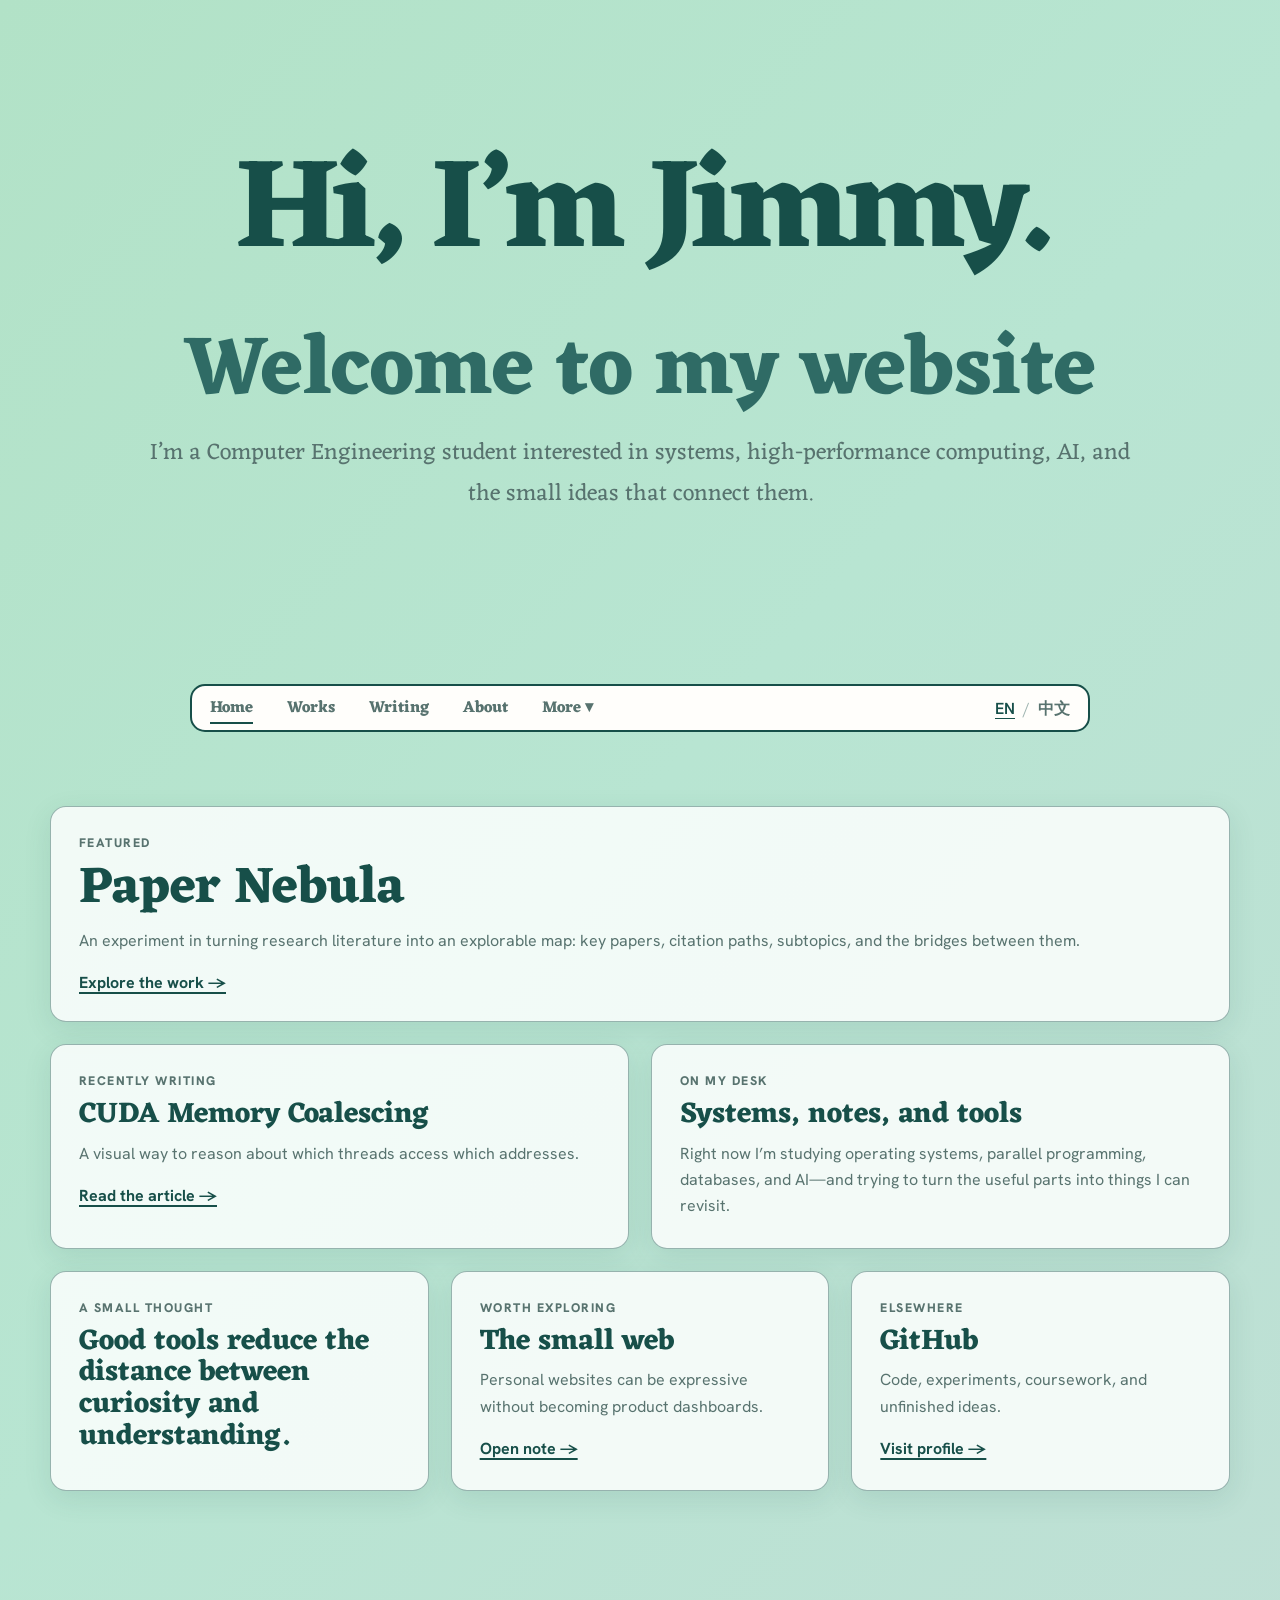
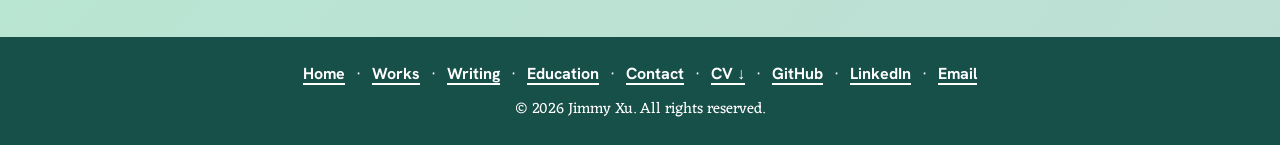
<file: index.html>
<!doctype html><html lang="en"><head><meta charset="utf-8"><meta name="viewport" content="width=device-width,initial-scale=1"><title>Jimmy Xu</title><meta name="description" content="Jimmy Xu's personal website: works, writing, and interesting things."><link rel="stylesheet" href="styles.css"><link href="https://fonts.googleapis.com/css2?family=Eczar:wght@400..800&family=Hanken+Grotesk:wght@400;500;600;700;800&display=swap" rel="stylesheet"><link rel="icon" href="favicon.svg" type="image/svg+xml"></head>
<body data-page="home"><header class="home-hero"><h1>Hi, I’m Jimmy.</h1><h2>Welcome to my website</h2><p>I’m a Computer Engineering student interested in systems, high-performance computing, AI, and the small ideas that connect them.</p></header><div data-site-nav></div>
<main class="shell"><section class="section"><div class="home-grid">
  <article class="home-block wide"><div class="eyebrow">Featured</div><h2>Paper Nebula</h2><p>An experiment in turning research literature into an explorable map: key papers, citation paths, subtopics, and the bridges between them.</p><a class="text-link" href="works.html">Explore the work →</a></article>
  <article class="home-block half"><div class="eyebrow">Recently writing</div><h3>CUDA Memory Coalescing</h3><p>A visual way to reason about which threads access which addresses.</p><a class="text-link" href="article.html?id=cuda-memory">Read the article →</a></article>
  <article class="home-block half"><div class="eyebrow">On my desk</div><h3>Systems, notes, and tools</h3><p>Right now I’m studying operating systems, parallel programming, databases, and AI—and trying to turn the useful parts into things I can revisit.</p></article>
  <article class="home-block third"><div class="eyebrow">A small thought</div><h3>Good tools reduce the distance between curiosity and understanding.</h3></article>
  <article class="home-block third"><div class="eyebrow">Worth exploring</div><h3>The small web</h3><p>Personal websites can be expressive without becoming product dashboards.</p><a class="text-link" href="article.html?id=small-web">Open note →</a></article>
  <article class="home-block third"><div class="eyebrow">Elsewhere</div><h3>GitHub</h3><p>Code, experiments, coursework, and unfinished ideas.</p><a class="text-link" href="https://github.com/flashfire1001" target="_blank" rel="noreferrer">Visit profile →</a></article>
</div></section></main><div data-site-footer></div><script src="app.js"></script></body></html>
</file>
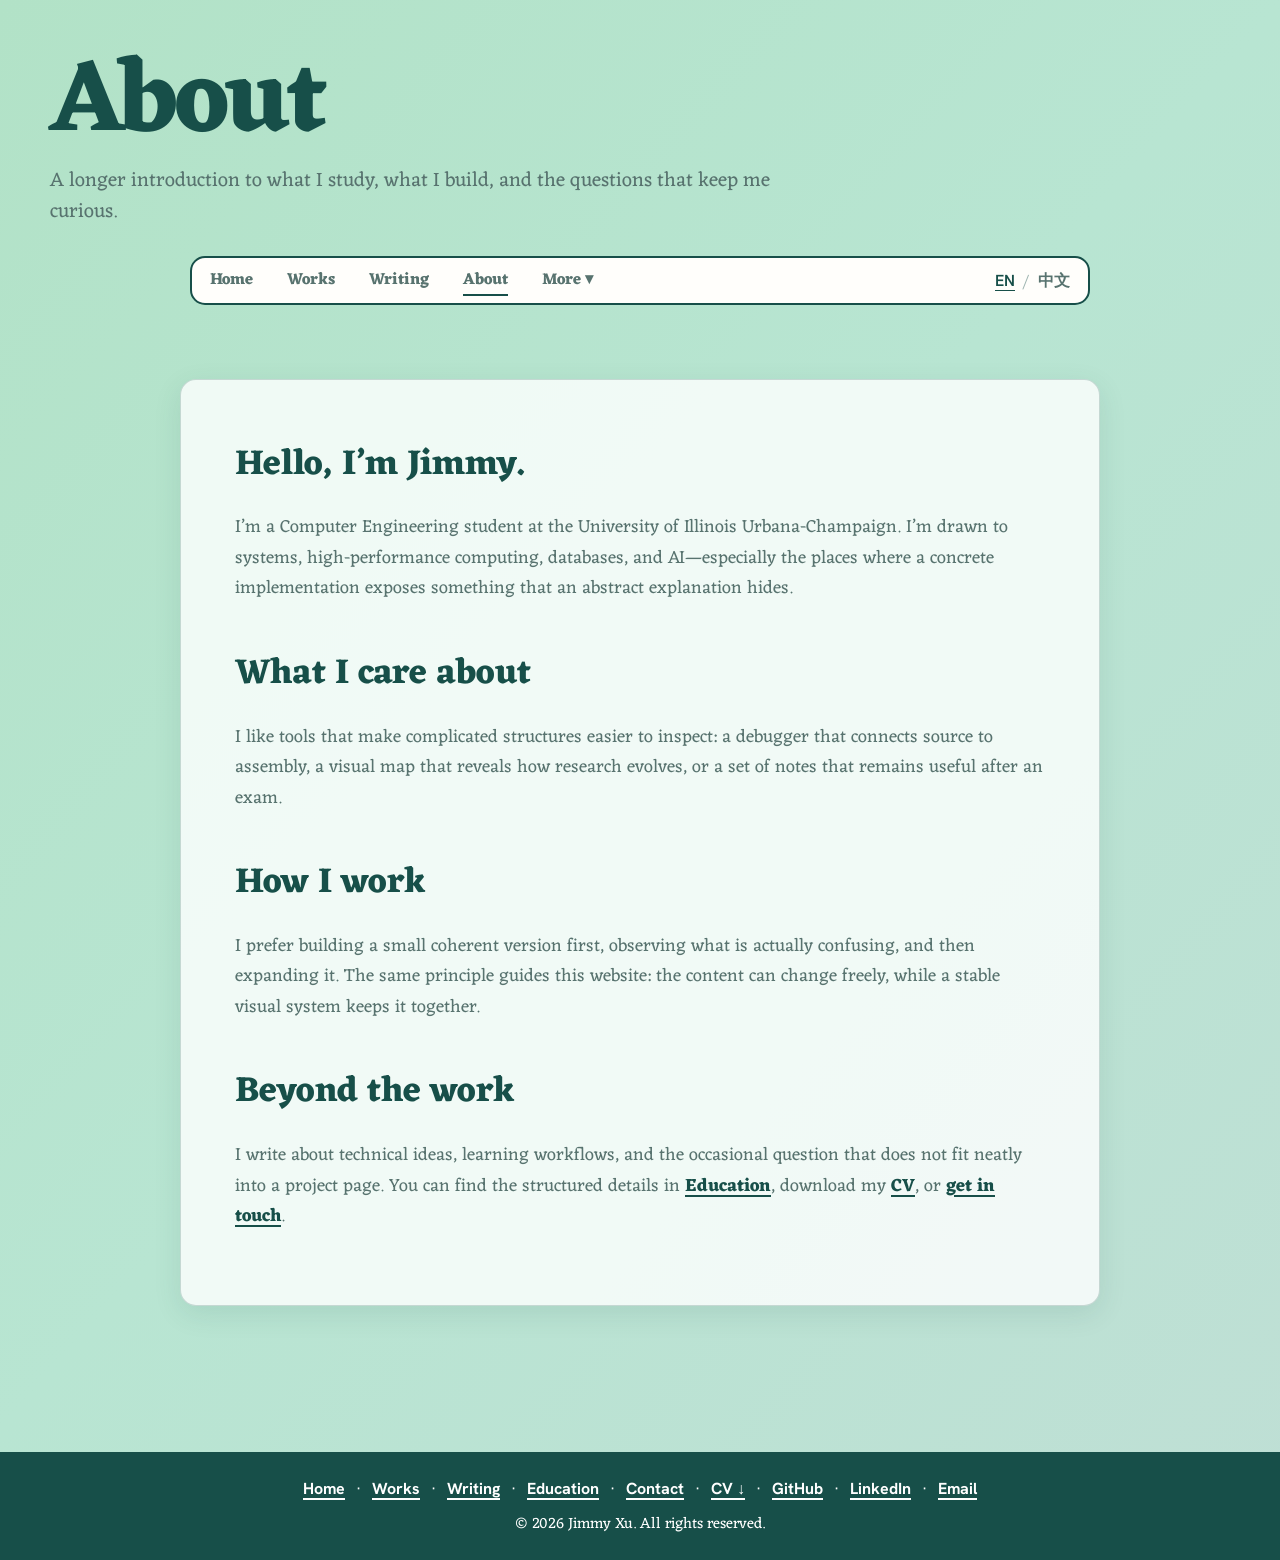
<file: about.html>
<!doctype html><html lang="en"><head><meta charset="utf-8"><meta name="viewport" content="width=device-width,initial-scale=1"><title>About · Jimmy Xu</title><meta name="description" content="About Jimmy Xu."><link rel="stylesheet" href="styles.css"><link href="https://fonts.googleapis.com/css2?family=Eczar:wght@400..800&family=Hanken+Grotesk:wght@400;500;600;700;800&display=swap" rel="stylesheet"><link rel="icon" href="favicon.svg" type="image/svg+xml"></head>
<body data-page="about"><header class="page-hero shell"><h1>About</h1><p>A longer introduction to what I study, what I build, and the questions that keep me curious.</p></header><div data-site-nav></div>
<main class="shell section"><article class="content-card"><h2>Hello, I’m Jimmy.</h2><p>I’m a Computer Engineering student at the University of Illinois Urbana-Champaign. I’m drawn to systems, high-performance computing, databases, and AI—especially the places where a concrete implementation exposes something that an abstract explanation hides.</p><h2>What I care about</h2><p>I like tools that make complicated structures easier to inspect: a debugger that connects source to assembly, a visual map that reveals how research evolves, or a set of notes that remains useful after an exam.</p><h2>How I work</h2><p>I prefer building a small coherent version first, observing what is actually confusing, and then expanding it. The same principle guides this website: the content can change freely, while a stable visual system keeps it together.</p><h2>Beyond the work</h2><p>I write about technical ideas, learning workflows, and the occasional question that does not fit neatly into a project page. You can find the structured details in <a class="inline-link" href="education.html">Education</a>, download my <a class="inline-link" href="jimmy-xu-cv.html" download="Jimmy-Xu-CV.html">CV</a>, or <a class="inline-link" href="contact.html">get in touch</a>.</p></article></main><div data-site-footer></div><script src="app.js"></script></body></html>
</file>
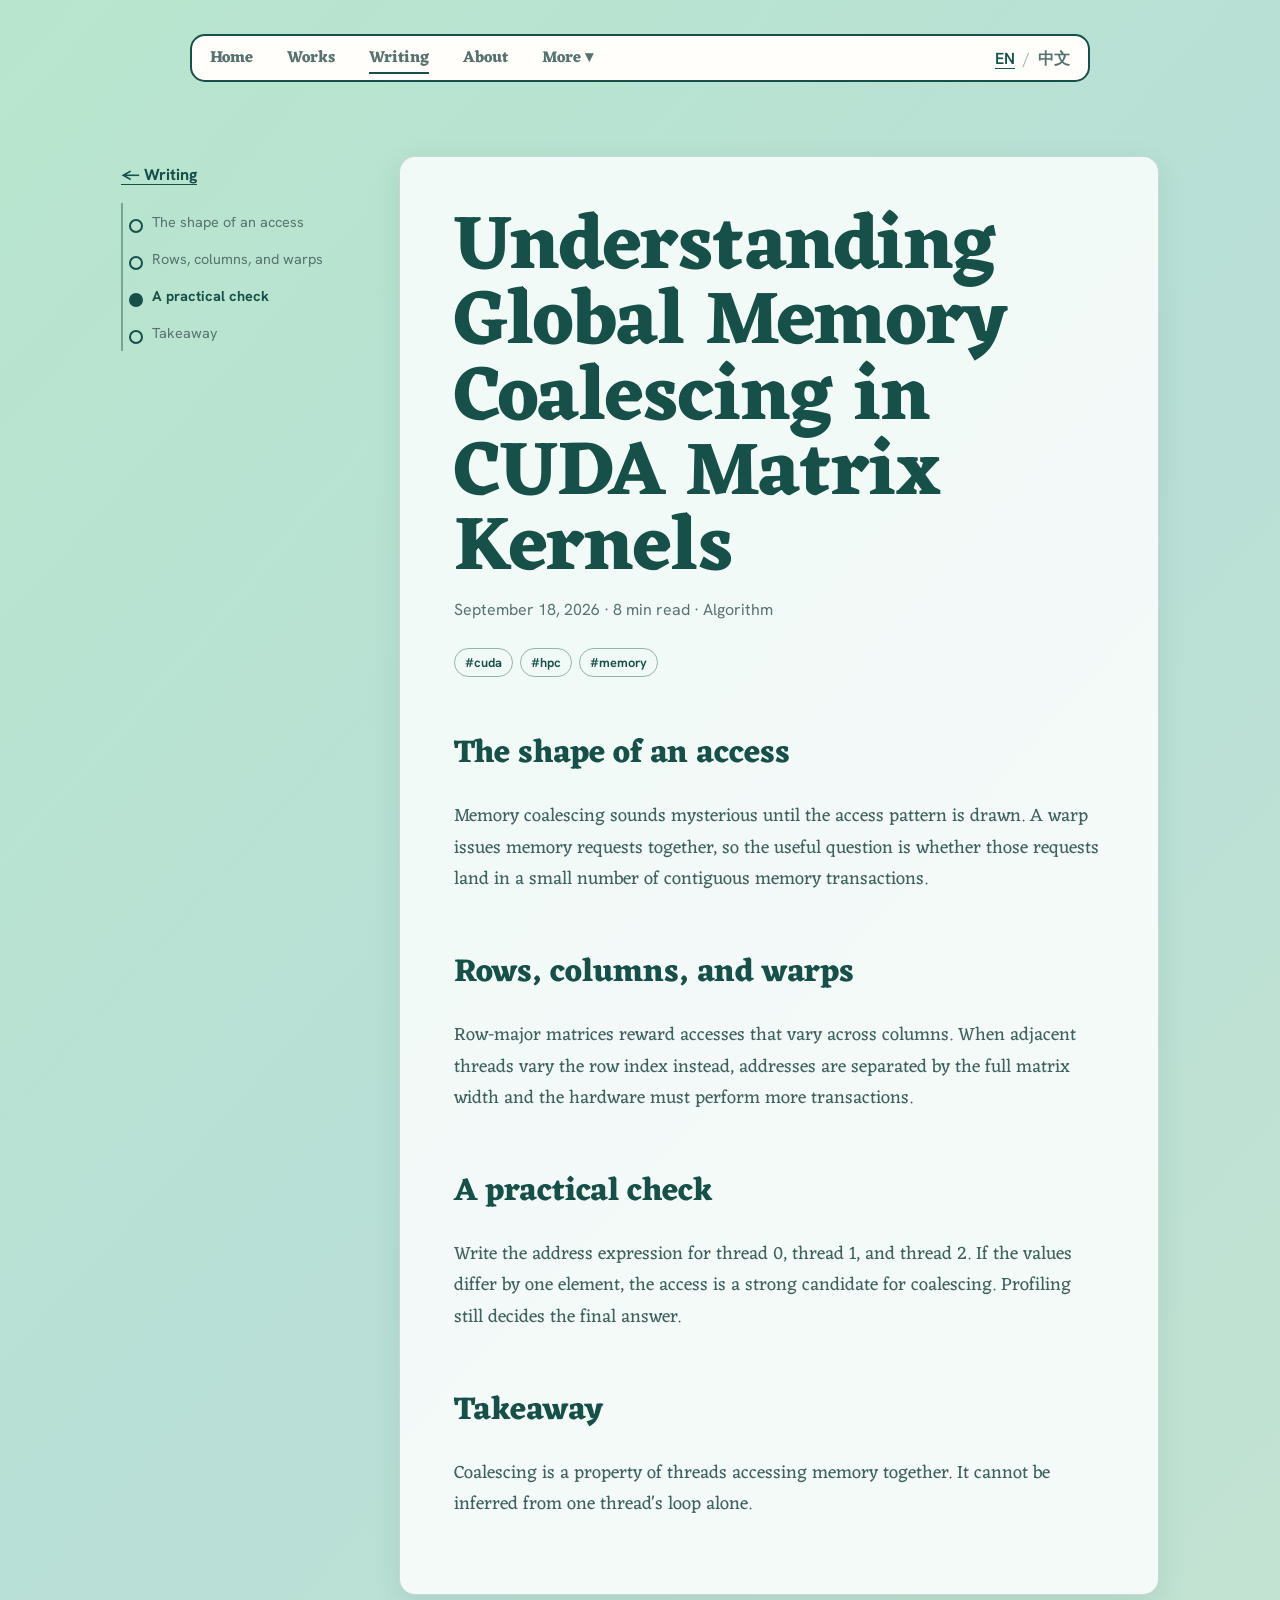
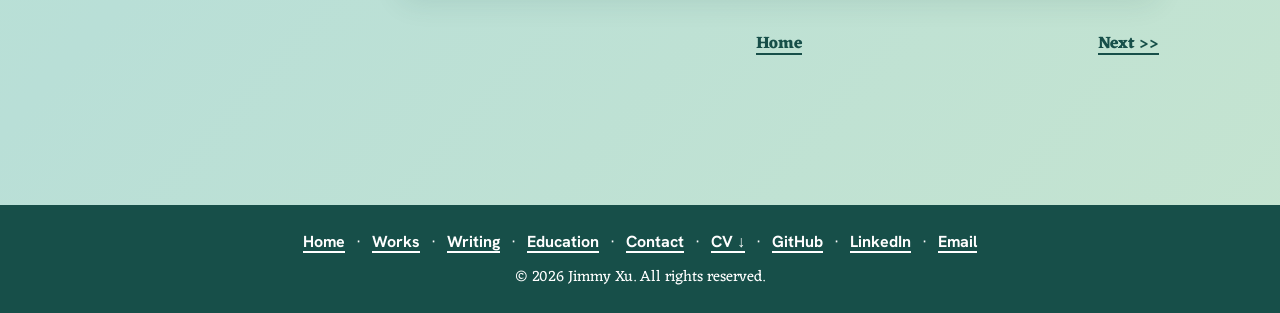
<file: article.html>
<!doctype html><html lang="en"><head><meta charset="utf-8"><meta name="viewport" content="width=device-width,initial-scale=1"><title>Writing · Jimmy Xu</title><meta name="description" content="An article by Jimmy Xu."><link rel="stylesheet" href="styles.css"><link href="https://fonts.googleapis.com/css2?family=Eczar:wght@400..800&family=Hanken+Grotesk:wght@400;500;600;700;800&display=swap" rel="stylesheet"><link rel="icon" href="favicon.svg" type="image/svg+xml"></head>
<body data-page="writing"><div style="height:34px"></div><div data-site-nav></div><main class="shell section" data-article></main><div data-site-footer></div><script src="app.js"></script></body></html>
</file>
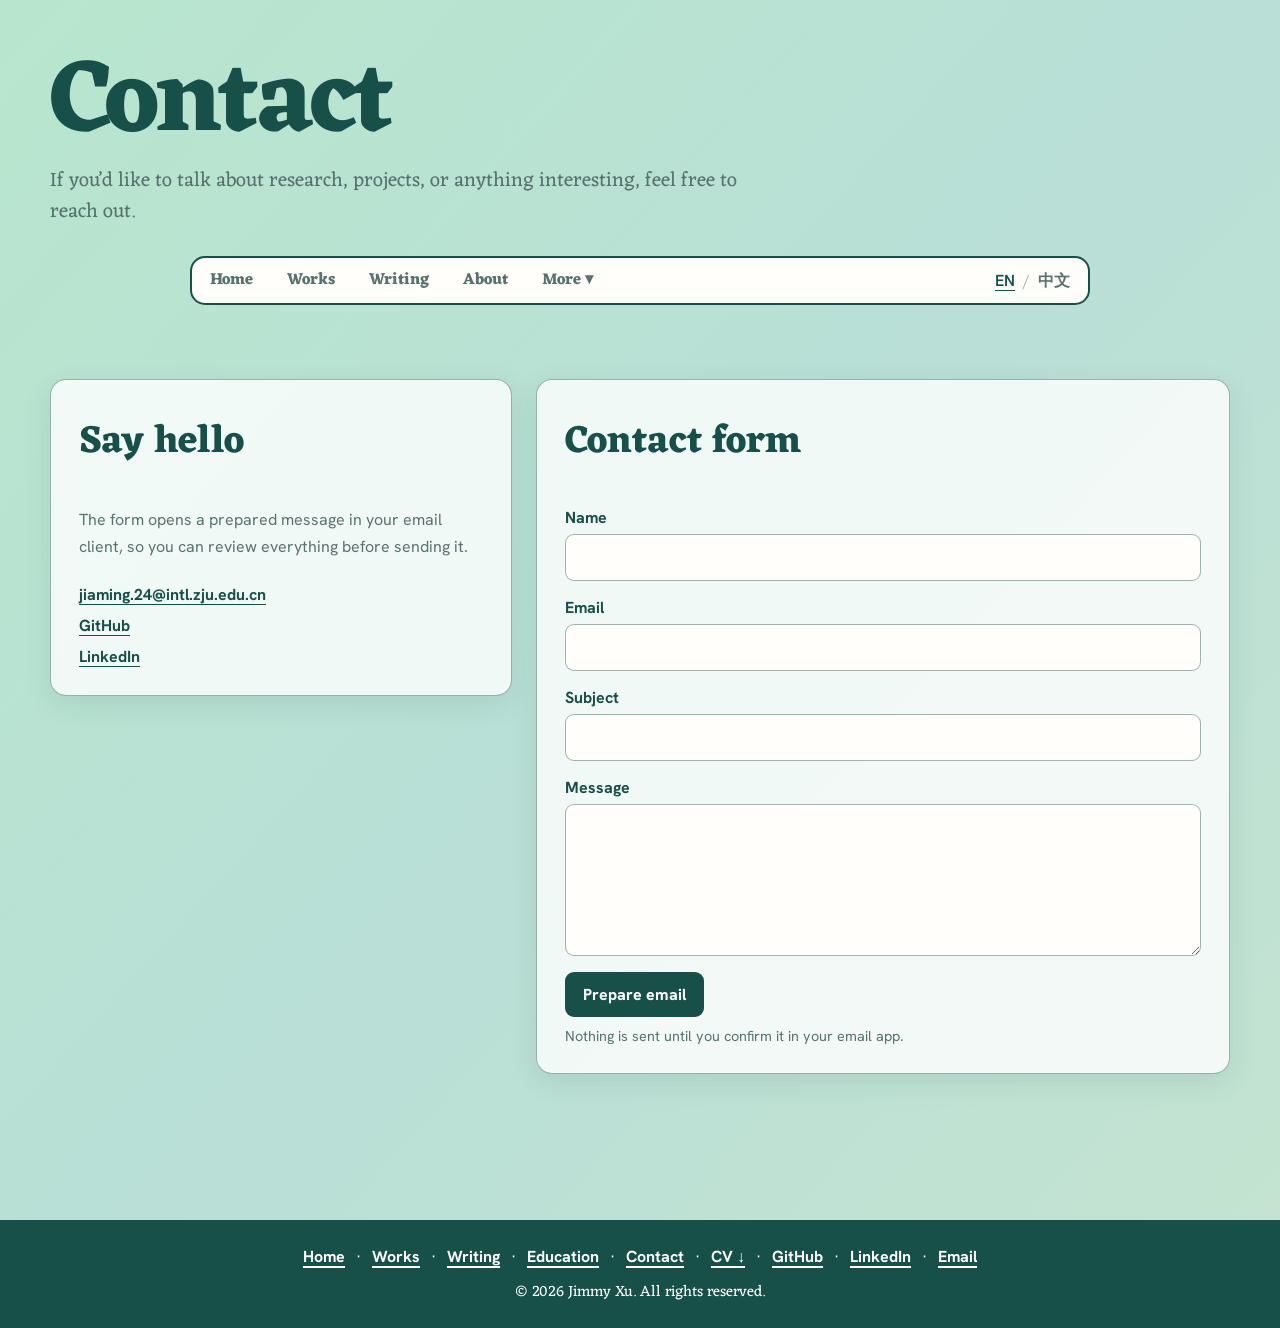
<file: contact.html>
<!doctype html><html lang="en"><head><meta charset="utf-8"><meta name="viewport" content="width=device-width,initial-scale=1"><title>Contact · Jimmy Xu</title><meta name="description" content="Contact Jimmy Xu."><link rel="stylesheet" href="styles.css"><link href="https://fonts.googleapis.com/css2?family=Eczar:wght@400..800&family=Hanken+Grotesk:wght@400;500;600;700;800&display=swap" rel="stylesheet"><link rel="icon" href="favicon.svg" type="image/svg+xml"></head>
<body><header class="page-hero shell"><h1>Contact</h1><p>If you’d like to talk about research, projects, or anything interesting, feel free to reach out.</p></header><div data-site-nav></div>
<main class="shell section"><div class="contact-grid"><section class="contact-card"><h2>Say hello</h2><p>The form opens a prepared message in your email client, so you can review everything before sending it.</p><div class="contact-links"><a href="mailto:jiaming.24@intl.zju.edu.cn">jiaming.24@intl.zju.edu.cn</a><a href="https://github.com/flashfire1001" target="_blank" rel="noreferrer">GitHub</a><a href="https://www.linkedin.com/" target="_blank" rel="noreferrer">LinkedIn</a></div></section>
<form class="contact-form" data-contact-form><h2>Contact form</h2><div class="form-field"><label for="name">Name</label><input id="name" name="name" autocomplete="name" required></div><div class="form-field"><label for="email">Email</label><input id="email" name="email" type="email" autocomplete="email" required></div><div class="form-field"><label for="subject">Subject</label><input id="subject" name="subject" required></div><div class="form-field"><label for="message">Message</label><textarea id="message" name="message" rows="6" required></textarea></div><button class="submit-button" type="submit">Prepare email</button><p class="form-note">Nothing is sent until you confirm it in your email app.</p></form></div></main><div data-site-footer></div><script src="app.js"></script></body></html>
</file>
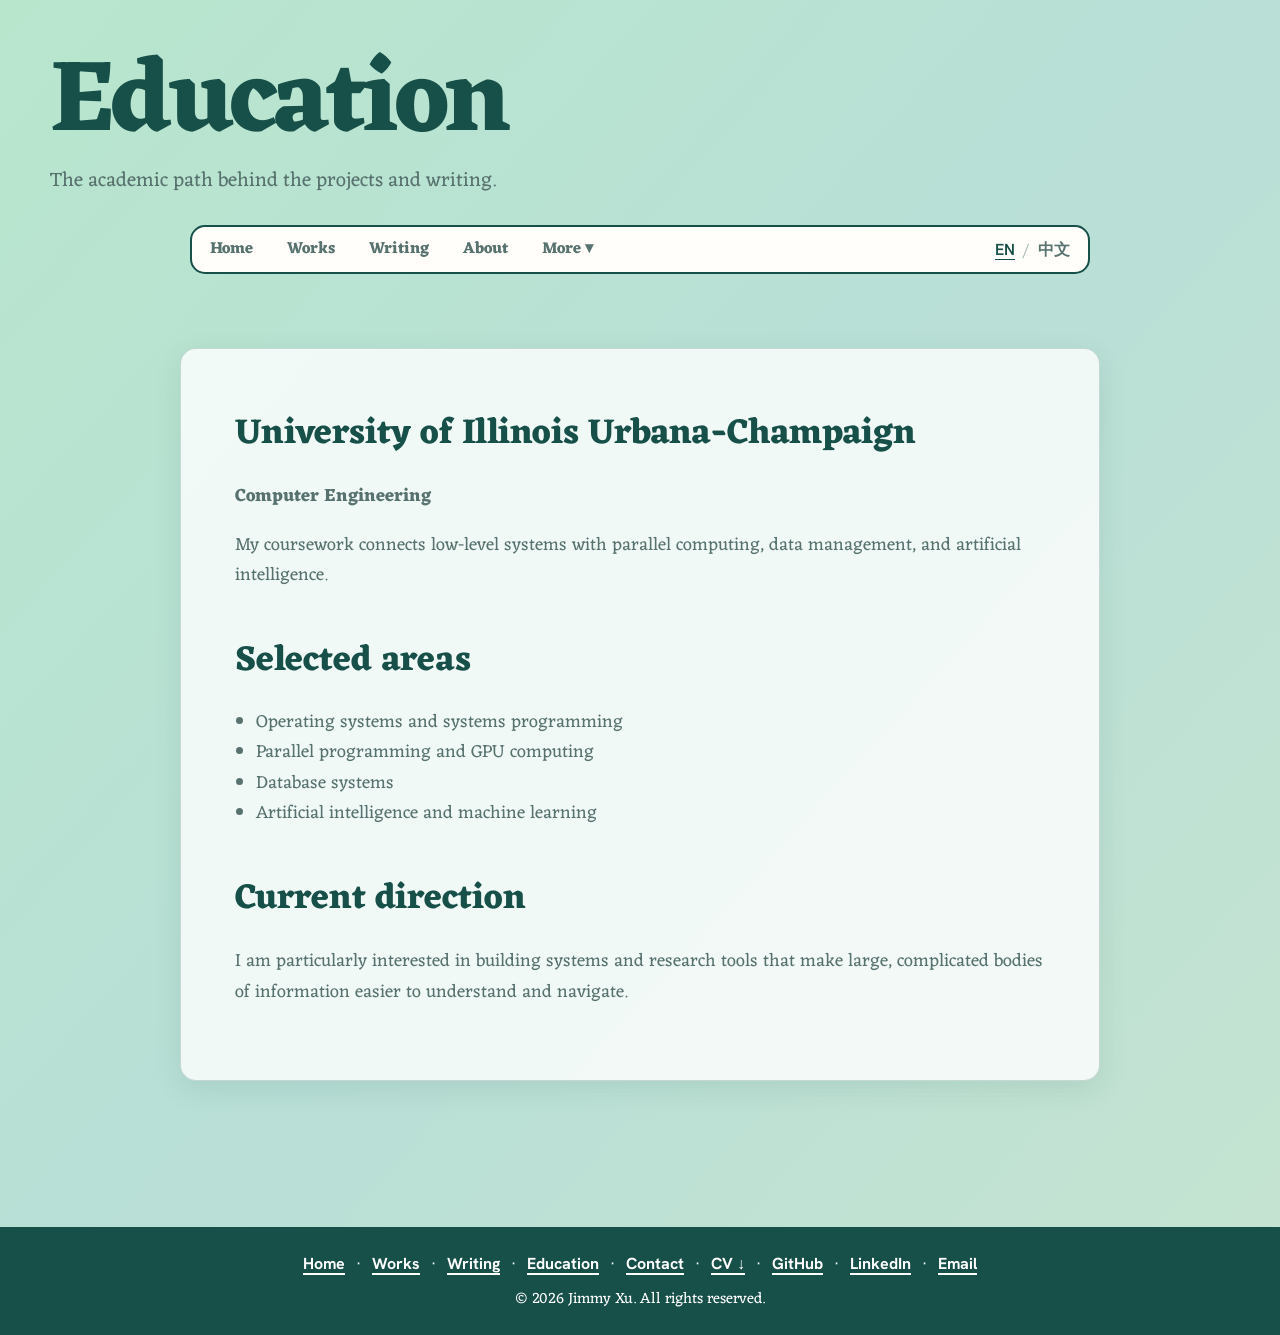
<file: education.html>
<!doctype html><html lang="en"><head><meta charset="utf-8"><meta name="viewport" content="width=device-width,initial-scale=1"><title>Education · Jimmy Xu</title><meta name="description" content="Education and selected coursework of Jimmy Xu."><link rel="stylesheet" href="styles.css"><link href="https://fonts.googleapis.com/css2?family=Eczar:wght@400..800&family=Hanken+Grotesk:wght@400;500;600;700;800&display=swap" rel="stylesheet"><link rel="icon" href="favicon.svg" type="image/svg+xml"></head>
<body><header class="page-hero shell"><h1>Education</h1><p>The academic path behind the projects and writing.</p></header><div data-site-nav></div>
<main class="shell section"><article class="content-card"><h2>University of Illinois Urbana-Champaign</h2><p><strong>Computer Engineering</strong></p><p>My coursework connects low-level systems with parallel computing, data management, and artificial intelligence.</p><h2>Selected areas</h2><ul><li>Operating systems and systems programming</li><li>Parallel programming and GPU computing</li><li>Database systems</li><li>Artificial intelligence and machine learning</li></ul><h2>Current direction</h2><p>I am particularly interested in building systems and research tools that make large, complicated bodies of information easier to understand and navigate.</p></article></main><div data-site-footer></div><script src="app.js"></script></body></html>
</file>
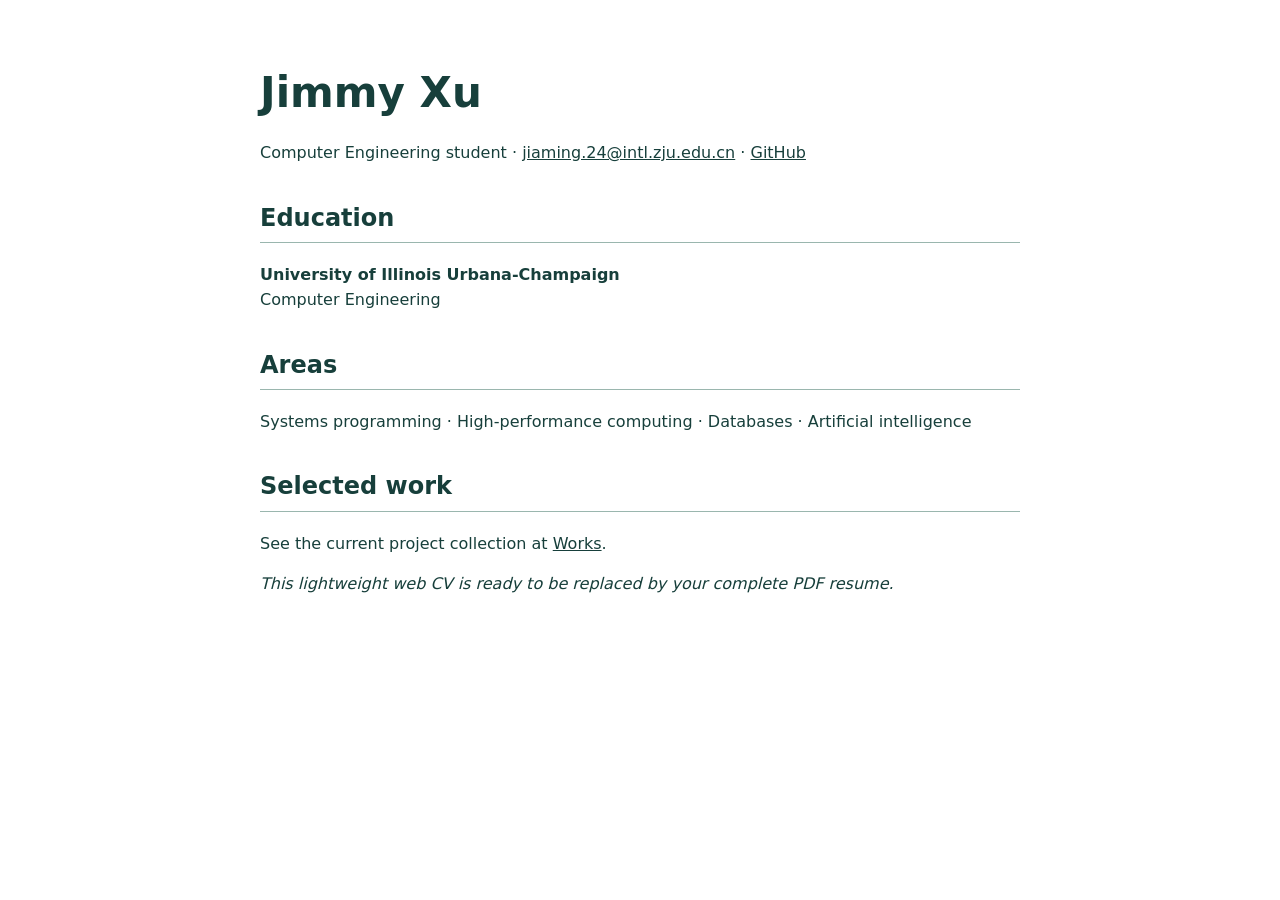
<file: jimmy-xu-cv.html>
<!doctype html><html lang="en"><head><meta charset="utf-8"><meta name="viewport" content="width=device-width,initial-scale=1"><title>Jimmy Xu · CV</title><style>body{max-width:760px;margin:60px auto;padding:0 24px;font:16px/1.55 system-ui;color:#173f3b}h1{font-size:42px;margin-bottom:4px}h2{border-bottom:1px solid #9ab6ae;padding-bottom:5px;margin-top:34px}a{color:inherit}@media print{body{margin:20px auto}}</style></head><body><h1>Jimmy Xu</h1><p>Computer Engineering student · <a href="mailto:jiaming.24@intl.zju.edu.cn">jiaming.24@intl.zju.edu.cn</a> · <a href="https://github.com/flashfire1001">GitHub</a></p><h2>Education</h2><p><strong>University of Illinois Urbana-Champaign</strong><br>Computer Engineering</p><h2>Areas</h2><p>Systems programming · High-performance computing · Databases · Artificial intelligence</p><h2>Selected work</h2><p>See the current project collection at <a href="works.html">Works</a>.</p><p><em>This lightweight web CV is ready to be replaced by your complete PDF resume.</em></p></body></html>
</file>
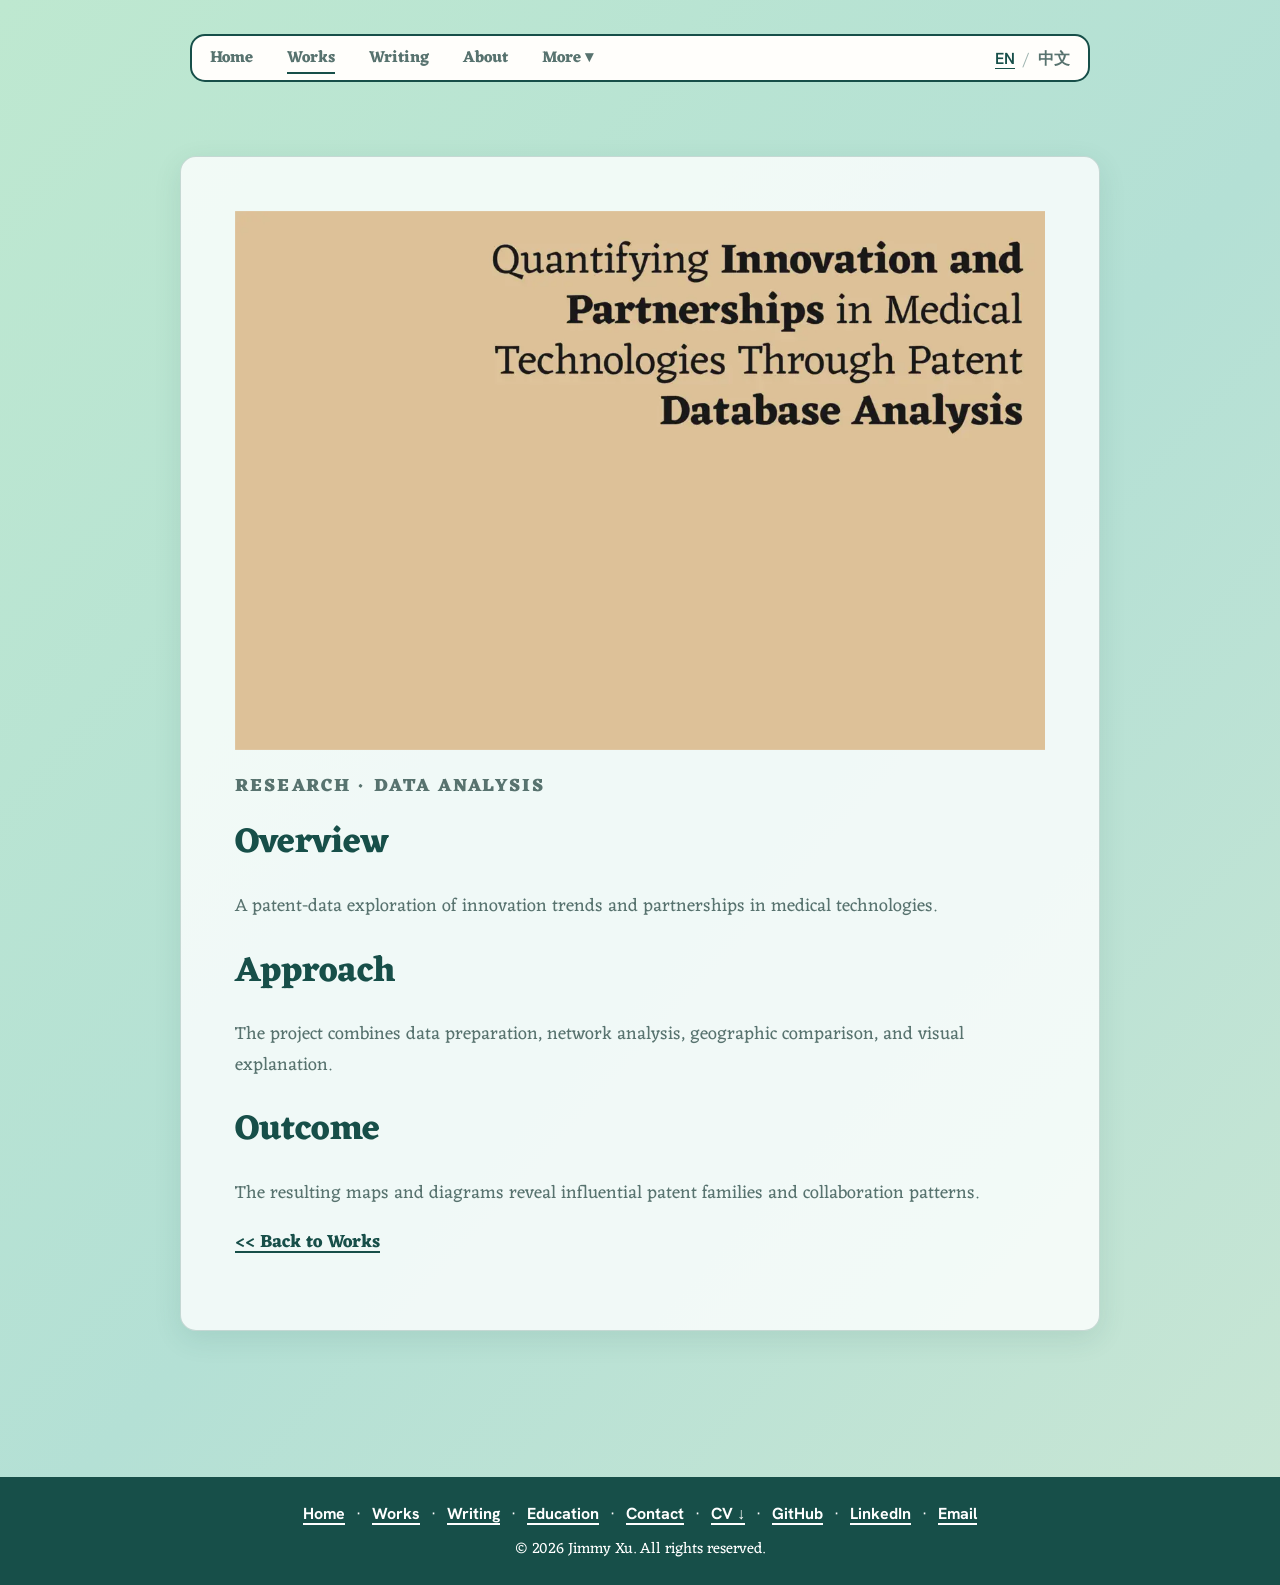
<file: project.html>
<!doctype html><html lang="en"><head><meta charset="utf-8"><meta name="viewport" content="width=device-width,initial-scale=1"><title>Project · Jimmy Xu</title><meta name="description" content="A selected project."><link rel="stylesheet" href="styles.css"><link href="https://fonts.googleapis.com/css2?family=Eczar:wght@400..800&family=Hanken+Grotesk:wght@400;500;600;700;800&display=swap" rel="stylesheet"><link rel="icon" href="favicon.svg" type="image/svg+xml"></head>
<body data-page="works"><div style="height:34px"></div><div data-site-nav></div><main class="shell section" data-project></main><div data-site-footer></div><script src="app.js"></script></body></html>
</file>
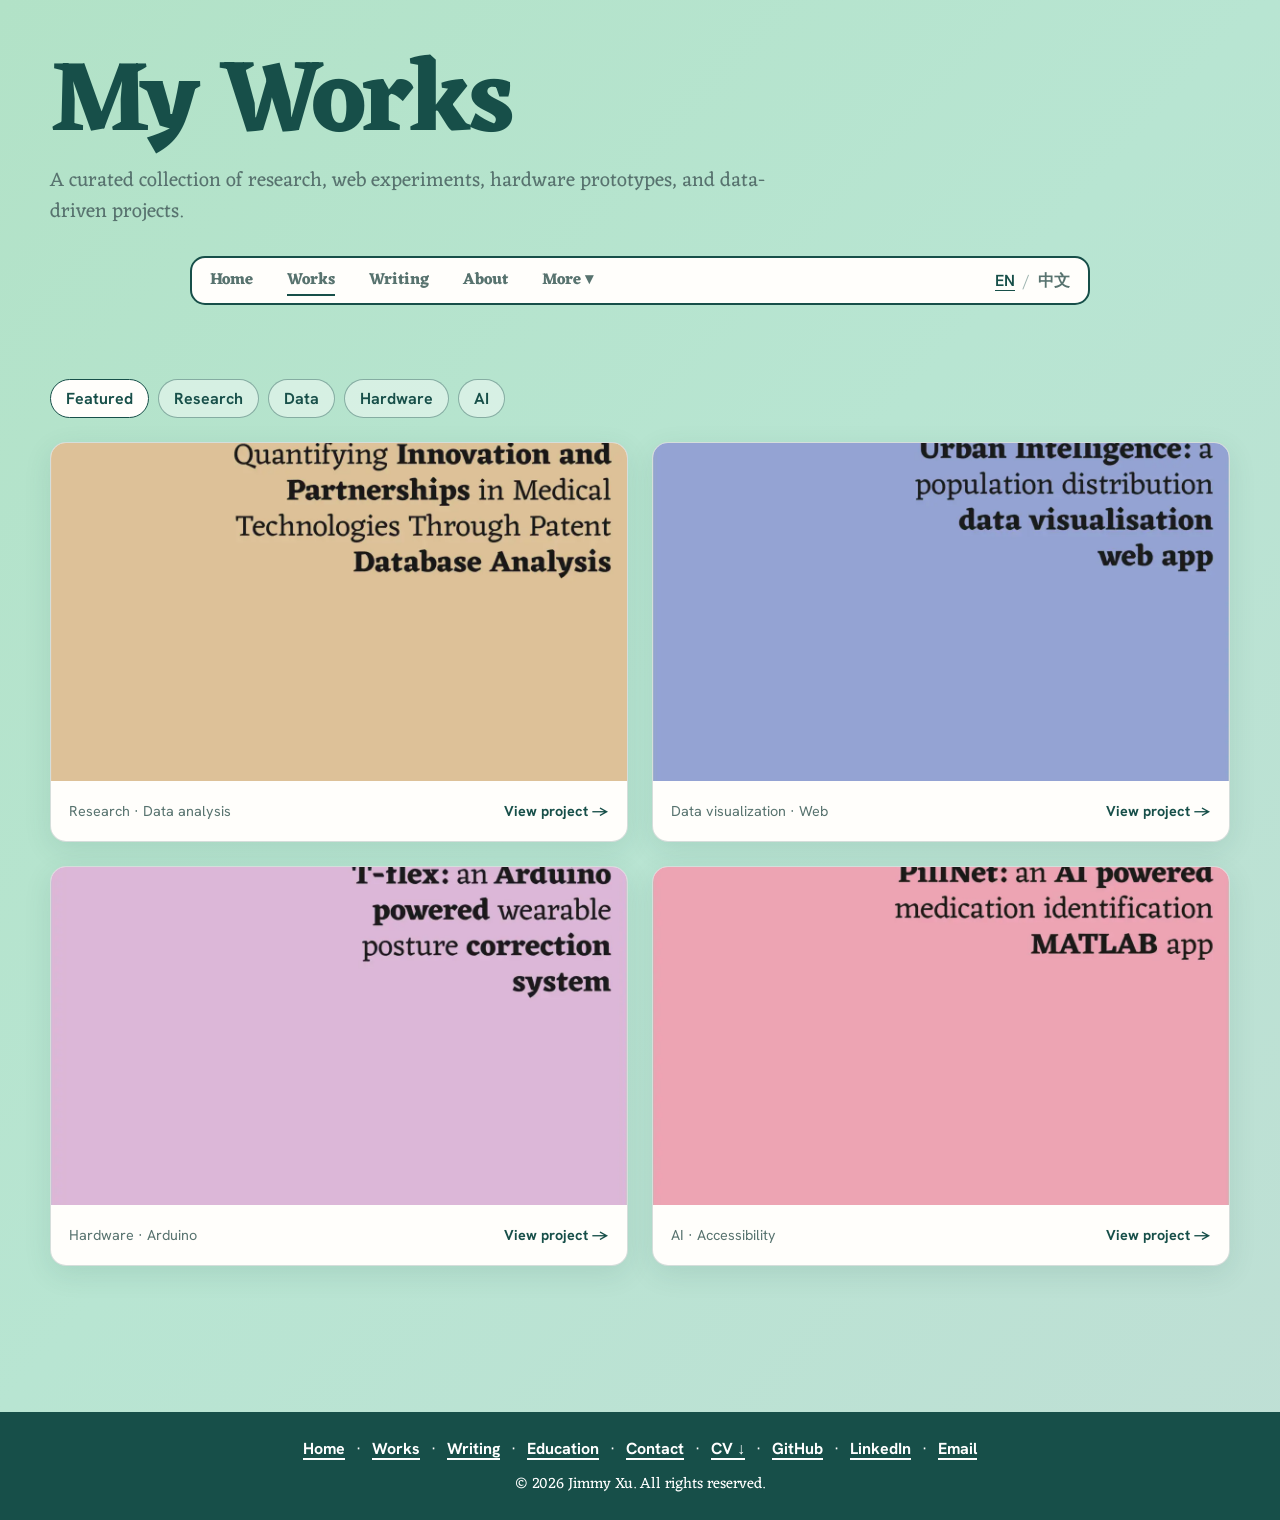
<file: works.html>
<!doctype html><html lang="en"><head><meta charset="utf-8"><meta name="viewport" content="width=device-width,initial-scale=1"><title>Works · Jimmy Xu</title><meta name="description" content="Selected works and projects by Jimmy Xu."><link rel="stylesheet" href="styles.css"><link href="https://fonts.googleapis.com/css2?family=Eczar:wght@400..800&family=Hanken+Grotesk:wght@400;500;600;700;800&display=swap" rel="stylesheet"><link rel="icon" href="favicon.svg" type="image/svg+xml"></head>
<body data-page="works"><header class="page-hero shell"><h1>My Works</h1><p>A curated collection of research, web experiments, hardware prototypes, and data-driven projects.</p></header><div data-site-nav></div>
<main class="shell"><section class="section"><div class="filter-row" aria-label="Filter works"><button class="filter-button active" data-work-filter="All">Featured</button><button class="filter-button" data-work-filter="Research">Research</button><button class="filter-button" data-work-filter="Data">Data</button><button class="filter-button" data-work-filter="Hardware">Hardware</button><button class="filter-button" data-work-filter="AI">AI</button></div>
<div class="work-grid">
  <article class="work-card" data-topics="Research Data"><a href="project.html?id=patents"><img class="work-cover" src="assets/patents-background.webp" alt="Quantifying Innovation and Partnerships in Medical Technologies"><div class="work-meta"><span>Research · Data analysis</span><strong>View project →</strong></div></a></article>
  <article class="work-card" data-topics="Data"><a href="project.html?id=population"><img class="work-cover" src="assets/popdistribution-background.webp" alt="Urban Intelligence population distribution web app"><div class="work-meta"><span>Data visualization · Web</span><strong>View project →</strong></div></a></article>
  <article class="work-card" data-topics="Hardware"><a href="project.html?id=tflex"><img class="work-cover" src="assets/tflex-background.webp" alt="T-flex wearable posture correction system"><div class="work-meta"><span>Hardware · Arduino</span><strong>View project →</strong></div></a></article>
  <article class="work-card" data-topics="AI"><a href="project.html?id=pillnet"><img class="work-cover" src="assets/pillnet-background.webp" alt="PillNet medication identification application"><div class="work-meta"><span>AI · Accessibility</span><strong>View project →</strong></div></a></article>
</div></section></main><div data-site-footer></div><script src="app.js"></script></body></html>
</file>
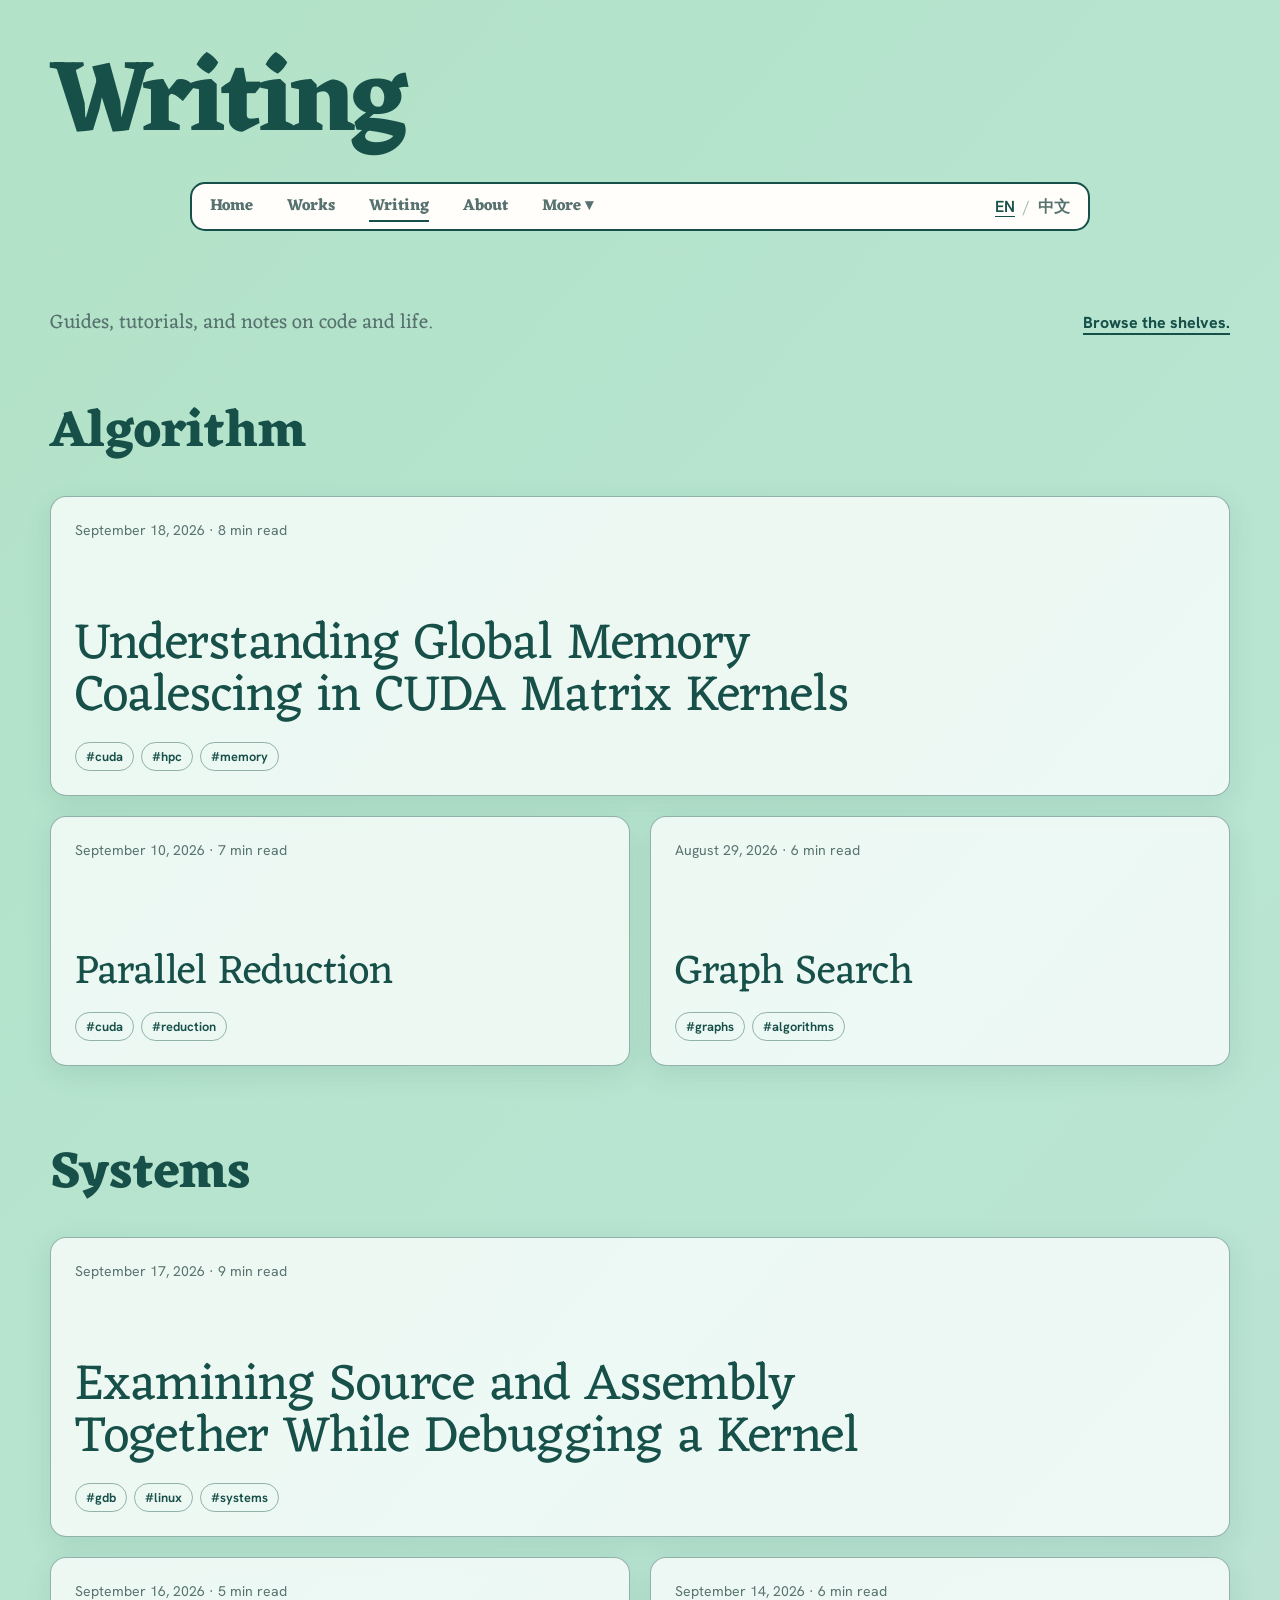
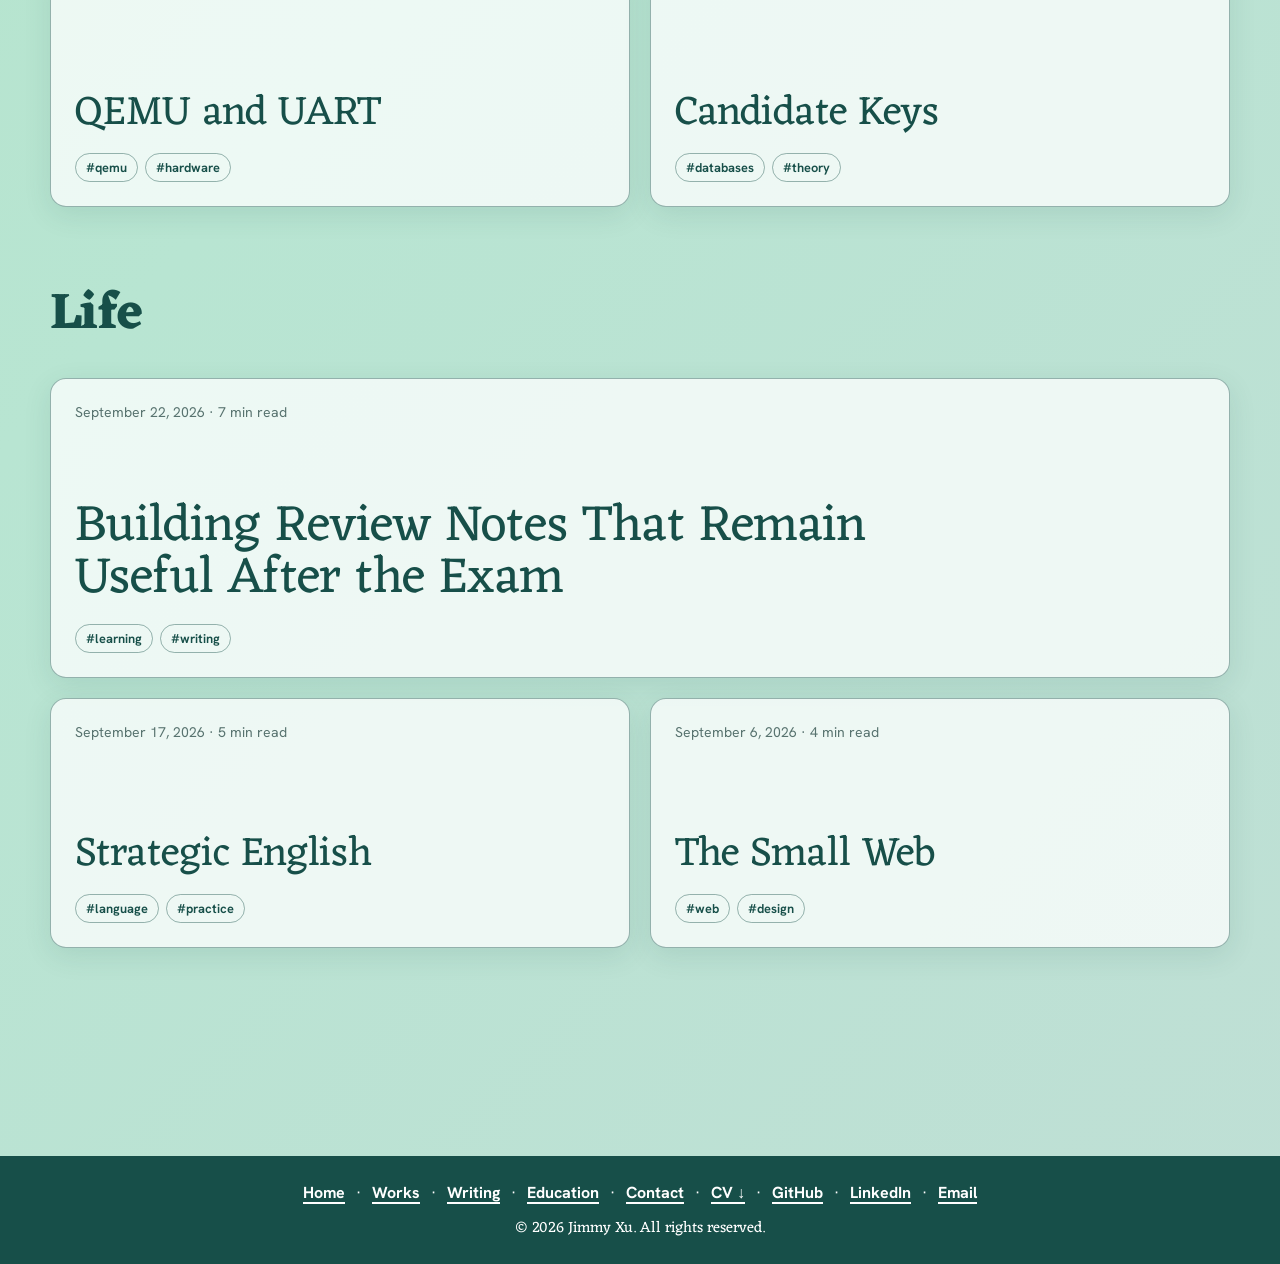
<file: writing.html>
<!doctype html><html lang="en"><head><meta charset="utf-8"><meta name="viewport" content="width=device-width,initial-scale=1"><title>Writing · Jimmy Xu</title><meta name="description" content="Guides, notes, and essays on algorithms, systems, and life."><link rel="stylesheet" href="styles.css"><link href="https://fonts.googleapis.com/css2?family=Eczar:wght@400..800&family=Hanken+Grotesk:wght@400;500;600;700;800&display=swap" rel="stylesheet"><link rel="icon" href="favicon.svg" type="image/svg+xml"></head>
<body data-page="writing"><header class="page-hero shell"><h1>Writing</h1></header><div data-site-nav></div>
<main class="shell"><section class="section"><div class="writing-intro"><p>Guides, tutorials, and notes on code and life.</p><button class="browse-button" type="button" data-search-toggle aria-expanded="false">Browse the shelves.</button></div>
<div class="search-shelf" data-search-shelf hidden><div class="shelf-buttons"><button class="shelf-button active" data-section="All">All</button><button class="shelf-button" data-section="Algorithm">Algorithm</button><button class="shelf-button" data-section="Systems">Systems</button><button class="shelf-button" data-section="Life">Life</button></div><label class="search-field"><span aria-hidden="true">⌕</span><span class="sr-only"></span><input type="search" data-search-input placeholder="Search articles..." aria-label="Search articles"></label><p class="search-count" data-search-count>9 articles found</p></div>
<div data-writing-list></div></section></main><div data-site-footer></div><script src="app.js"></script></body></html>
</file>
<file: styles.css>
:root { --ink:#174f49; --ink-2:#2f6b65; --muted:#58736f; --paper:rgba(255,255,255,.82); --paper-solid:#fffefb; --line:rgba(23,79,73,.42); --shadow:0 8px 28px rgba(23,79,73,.11); --radius:16px; }
* { box-sizing:border-box; }
html { scroll-behavior:smooth; }
body { margin:0; min-height:100vh; color:var(--ink); font-family:"Hanken Grotesk",sans-serif; background:linear-gradient(132deg,#b7e6cc 0%,#b6e2d5 48%,#c8e6d3 100%); background-attachment:fixed; }
body.palette-2 { background:linear-gradient(132deg,#b8e6cd,#b9dfd7 52%,#c5e4d0); }
body.palette-3 { background:linear-gradient(132deg,#b2e2c7,#b8e5d2 48%,#bfdfd5); }
body.palette-4 { background:linear-gradient(132deg,#bee8d0,#b4e0d5 52%,#c9e6d4); }
a { color:inherit; }
button,input,textarea { font:inherit; }
img { max-width:100%; display:block; }
.sr-only { position:absolute; width:1px; height:1px; padding:0; margin:-1px; overflow:hidden; clip:rect(0,0,0,0); white-space:nowrap; border:0; }
.shell { width:min(1180px,calc(100% - 40px)); margin-inline:auto; }
.serif,h1,h2,h3,.brand,.article-card-title { font-family:"Eczar",serif; }

.home-hero { min-height:76vh; display:flex; flex-direction:column; align-items:center; justify-content:center; text-align:center; padding:56px 20px 30px; }
.home-hero h1 { font-size:clamp(4.6rem,10vw,8.8rem); line-height:.96; margin:0; letter-spacing:-.045em; }
.home-hero h2 { font-size:clamp(2.5rem,6.5vw,5.5rem); line-height:1.02; margin:54px 0 18px; color:var(--ink-2); }
.home-hero p { color:var(--muted); max-width:980px; margin:0 0 42px; font-family:"Eczar",serif; font-size:clamp(1.05rem,1.8vw,1.45rem); }
.page-hero { padding:54px 0 28px; }
.page-hero h1 { margin:0; font-size:clamp(3.3rem,8vw,6.5rem); line-height:.98; letter-spacing:-.035em; }
.page-hero p { max-width:720px; margin:12px 0 0; color:var(--muted); font-family:"Eczar",serif; font-size:1.25rem; line-height:1.55; }

.site-nav { position:relative; z-index:10; width:min(900px,calc(100% - 32px)); margin:0 auto 40px; padding:10px 18px; display:flex; align-items:center; justify-content:space-between; gap:24px; border:2px solid var(--ink); border-radius:15px; background:var(--paper-solid); }
.nav-main,.language-switch { display:flex; align-items:center; gap:clamp(14px,3vw,34px); }
.site-nav a,.site-nav button { position:relative; padding:2px 0; border:0; background:transparent; color:var(--muted); font-family:"Eczar",serif; font-size:1rem; font-weight:700; line-height:1.2; text-decoration:none; cursor:pointer; }
.site-nav a::after,.site-nav button::after { content:""; position:absolute; left:0; right:0; bottom:-4px; height:2px; background:var(--ink); transform:scaleX(0); transform-origin:left; transition:transform 160ms ease-out; }
.site-nav a:hover::after,.site-nav a.active::after,.site-nav button:hover::after,.site-nav button[aria-expanded="true"]::after { transform:scaleX(1); }
.language-switch { gap:8px; white-space:nowrap; }
.language-switch button { font-family:"Hanken Grotesk",sans-serif; font-weight:600; }
.language-switch .active { color:var(--ink); text-decoration:underline; text-underline-offset:4px; }
.language-switch .divider { color:var(--line); }
.more-menu { position:relative; }
.more-popover { position:absolute; top:calc(100% + 14px); right:-20px; min-width:176px; padding:10px; display:grid; gap:3px; border:2px solid var(--ink); border-radius:12px; background:var(--paper-solid); box-shadow:var(--shadow); }
.more-popover[hidden] { display:none; }
.more-popover a { padding:8px 10px; border-radius:7px; font-family:"Hanken Grotesk",sans-serif; }
.more-popover a:hover { background:#e9f4ee; }

main { min-height:45vh; }
.section { padding:34px 0 72px; }
.section-heading { margin-bottom:24px; }
.section-heading h2 { margin:0; font-size:clamp(2.4rem,5vw,4rem); line-height:1.05; }
.section-heading p { margin:6px 0 0; color:var(--muted); font-size:1.05rem; }
.home-grid { display:grid; grid-template-columns:repeat(12,1fr); gap:22px; }
.home-block { padding:28px; border:1.5px solid var(--line); border-radius:var(--radius); background:var(--paper); box-shadow:var(--shadow); }
.home-block.wide { grid-column:span 12; }
.home-block.half { grid-column:span 6; }
.home-block.third { grid-column:span 4; }
.home-block h2,.home-block h3 { margin:0 0 10px; line-height:1.1; }
.home-block h2 { font-size:clamp(2rem,4vw,3.25rem); }
.home-block h3 { font-size:1.8rem; }
.home-block p { margin:0; color:var(--muted); line-height:1.65; }
.home-block .text-link { display:inline-block; margin-top:18px; }
.eyebrow { margin-bottom:10px; color:var(--muted); font-size:.78rem; font-weight:800; letter-spacing:.12em; text-transform:uppercase; }
.text-link,.inline-link { color:var(--ink); font-weight:700; text-decoration-thickness:2px; text-underline-offset:4px; }

.filter-row { display:flex; flex-wrap:wrap; gap:9px; margin:0 0 24px; }
.filter-button,.shelf-button { border:1.5px solid var(--line); border-radius:999px; background:rgba(255,255,255,.45); color:var(--ink); padding:8px 15px; cursor:pointer; font-weight:650; }
.filter-button:hover,.filter-button.active,.shelf-button:hover,.shelf-button.active { background:var(--paper-solid); border-color:var(--ink); }
.work-grid { display:grid; grid-template-columns:repeat(2,minmax(0,1fr)); gap:24px; }
.work-card { overflow:hidden; border:1.5px solid rgba(23,79,73,.18); border-radius:var(--radius); background:var(--paper-solid); box-shadow:var(--shadow); transition:transform 180ms ease-out,box-shadow 180ms ease-out; }
.work-card:hover { transform:translateY(-4px); box-shadow:0 16px 38px rgba(23,79,73,.16); }
.work-card a { text-decoration:none; }
.work-cover { aspect-ratio:16/9.4; width:100%; object-fit:cover; object-position:center; }
.work-meta { min-height:60px; padding:14px 18px; display:flex; align-items:center; justify-content:space-between; gap:14px; color:var(--muted); font-size:.9rem; }
.work-meta strong { color:var(--ink); white-space:nowrap; }
.work-card[hidden] { display:none; }

.writing-intro { display:flex; align-items:baseline; justify-content:space-between; gap:30px; margin-bottom:22px; }
.writing-intro p { margin:0; max-width:760px; font-family:"Eczar",serif; font-size:1.25rem; color:var(--muted); }
.browse-button { border:0; background:transparent; color:var(--ink); padding:0; font-weight:750; text-decoration:underline; text-decoration-thickness:2px; text-underline-offset:5px; cursor:pointer; white-space:nowrap; }
.search-shelf { padding:20px; margin-bottom:34px; border:1.5px solid var(--line); border-radius:var(--radius); background:rgba(255,255,255,.54); }
.search-shelf[hidden] { display:none; }
.shelf-buttons { display:flex; flex-wrap:wrap; gap:9px; margin-bottom:14px; }
.search-field { display:flex; align-items:center; gap:10px; max-width:720px; padding:12px 15px; border:2px solid var(--ink); border-radius:12px; background:var(--paper-solid); }
.search-field span { font-size:1.25rem; }
.search-field input { width:100%; border:0; outline:0; background:transparent; color:var(--ink); font-size:1.05rem; }
.search-count { margin:10px 0 0; color:var(--muted); font-size:.92rem; }
.writing-section { margin:46px 0 62px; }
.writing-section>h2 { margin:0 0 18px; font-size:clamp(2.2rem,4vw,3.6rem); }
.article-grid { display:grid; grid-template-columns:repeat(2,minmax(0,1fr)); gap:20px; }
.article-card { min-height:250px; padding:24px; display:flex; flex-direction:column; border:1.5px solid var(--line); border-radius:var(--radius); background:rgba(255,255,255,.75); box-shadow:var(--shadow); text-decoration:none; transition:transform 180ms ease-out,box-shadow 180ms ease-out; }
.article-card:hover { transform:translateY(-4px); box-shadow:0 15px 36px rgba(23,79,73,.15); }
.article-card.wide { grid-column:1/-1; min-height:300px; }
.article-card-meta { color:var(--muted); font-size:.88rem; }
.article-card-title { margin:auto 0 18px; max-width:900px; font-size:clamp(2rem,4vw,3.6rem); line-height:1.02; }
.article-card:not(.wide) .article-card-title { font-size:clamp(1.9rem,3.2vw,2.7rem); }
.tags { display:flex; flex-wrap:wrap; gap:7px; }
.tag { padding:5px 10px; border:1px solid var(--line); border-radius:999px; font-size:.8rem; font-weight:650; }

.prose-layout { display:grid; grid-template-columns:230px minmax(0,760px); gap:48px; justify-content:center; align-items:start; }
.toc { position:sticky; top:24px; padding:8px 0; }
.toc-back { display:inline-block; margin-bottom:18px; font-weight:750; text-underline-offset:4px; }
.toc-list { list-style:none; margin:0; padding:0 0 0 13px; border-left:2px solid var(--line); }
.toc-list li { position:relative; padding:8px 0 8px 16px; }
.toc-list li::before { content:""; position:absolute; left:-7px; top:16px; width:10px; height:10px; border:2px solid var(--ink); border-radius:50%; background:#b9e4d0; }
.toc-list li.active::before { background:var(--ink); }
.toc-list a { color:var(--muted); text-decoration:none; font-size:.9rem; }
.toc-list li.active a { color:var(--ink); font-weight:700; }
.mobile-contents { display:none; }
.prose { padding:clamp(24px,5vw,54px); border:1.5px solid rgba(23,79,73,.2); border-radius:var(--radius); background:rgba(255,255,255,.82); box-shadow:var(--shadow); }
.prose h1 { margin:0 0 12px; font-size:clamp(2.7rem,6vw,5.2rem); line-height:.98; }
.prose .article-meta { color:var(--muted); margin-bottom:28px; }
.prose h2 { margin:48px 0 10px; font-size:2rem; scroll-margin-top:24px; }
.prose p,.prose li { color:#3f625e; font-family:"Eczar",serif; font-size:1.14rem; line-height:1.75; }
.prose pre { overflow:auto; padding:18px; border-radius:10px; background:#173b38; color:#edf8f1; }
.prose img { border-radius:10px; margin:24px auto; }
.article-pager { margin-top:34px; display:grid; grid-template-columns:1fr auto 1fr; align-items:center; font-family:"Eczar",serif; font-size:1.05rem; }
.article-pager a { font-weight:700; text-decoration-thickness:2px; text-underline-offset:5px; }
.article-pager .next { text-align:right; }

.content-card { max-width:920px; margin:0 auto; padding:clamp(26px,5vw,54px); border:1.5px solid rgba(23,79,73,.2); border-radius:var(--radius); background:rgba(255,255,255,.8); box-shadow:var(--shadow); }
.content-card h2 { margin:38px 0 8px; font-size:2.2rem; }
.content-card h2:first-child { margin-top:0; }
.content-card p,.content-card li { color:var(--muted); font-family:"Eczar",serif; font-size:1.12rem; line-height:1.7; }
.content-card ul { padding-left:1.3rem; }
.contact-grid { display:grid; grid-template-columns:.8fr 1.2fr; gap:24px; align-items:start; }
.contact-card,.contact-form { padding:28px; border:1.5px solid var(--line); border-radius:var(--radius); background:rgba(255,255,255,.8); box-shadow:var(--shadow); }
.contact-card h2,.contact-form h2 { margin-top:0; font-size:2.4rem; }
.contact-card p { color:var(--muted); line-height:1.65; }
.contact-links { display:grid; gap:10px; margin-top:24px; }
.contact-links a { font-weight:700; text-underline-offset:4px; }
.form-field { display:grid; gap:6px; margin:0 0 16px; }
.form-field label { font-weight:700; }
.form-field input,.form-field textarea { width:100%; padding:12px 13px; border:1.5px solid var(--line); border-radius:9px; background:var(--paper-solid); color:var(--ink); }
.form-field input:focus,.form-field textarea:focus { outline:2px solid var(--ink); outline-offset:2px; }
.submit-button { border:0; border-radius:9px; padding:12px 18px; background:var(--ink); color:white; font-weight:750; cursor:pointer; }
.form-note { margin:10px 0 0; color:var(--muted); font-size:.9rem; }

.site-footer { margin-top:74px; padding:26px 20px 22px; background:var(--ink); color:white; text-align:center; }
.footer-links { overflow-x:auto; white-space:nowrap; scrollbar-width:none; padding-bottom:12px; }
.footer-links::-webkit-scrollbar { display:none; }
.footer-links a { margin:0 7px; color:white; font-weight:700; text-decoration:underline; text-decoration-thickness:2px; text-underline-offset:4px; }
.site-footer p { margin:0; font-family:"Eczar",serif; font-size:.95rem; }

@media (max-width:820px) {
  .site-nav { align-items:flex-start; }
  .nav-main { flex-wrap:wrap; gap:13px 20px; }
  .home-hero { min-height:auto; padding-top:72px; }
  .home-hero h2 { margin-top:36px; }
  .home-block.half,.home-block.third { grid-column:span 12; }
  .work-grid,.article-grid,.contact-grid { grid-template-columns:1fr; }
  .article-card.wide { grid-column:auto; }
  .prose-layout { display:block; }
  .toc { display:none; }
  .mobile-contents { display:block; margin-bottom:16px; }
  .mobile-contents summary { cursor:pointer; font-weight:750; }
  .mobile-contents a { display:block; padding:5px 0; }
}
@media (max-width:560px) {
  .shell { width:min(100% - 24px,1180px); }
  .home-hero { padding-inline:12px; }
  .home-hero h1 { font-size:clamp(3.7rem,20vw,5.4rem); }
  .home-hero h2 { font-size:clamp(2.2rem,12vw,3.5rem); }
  .site-nav { width:calc(100% - 24px); padding:11px 12px; gap:12px; }
  .site-nav a,.site-nav button { font-size:.9rem; }
  .language-switch { align-self:flex-start; }
  .work-grid { gap:16px; }
  .work-meta { align-items:flex-start; flex-direction:column; }
  .writing-intro { align-items:flex-start; flex-direction:column; gap:10px; }
  .article-card { min-height:220px; }
  .prose { padding:22px 18px; }
  .article-pager { font-size:.9rem; }
}
@media (prefers-reduced-motion:reduce) { html{scroll-behavior:auto;} *,*::before,*::after{transition-duration:.01ms!important;} }
</file>
